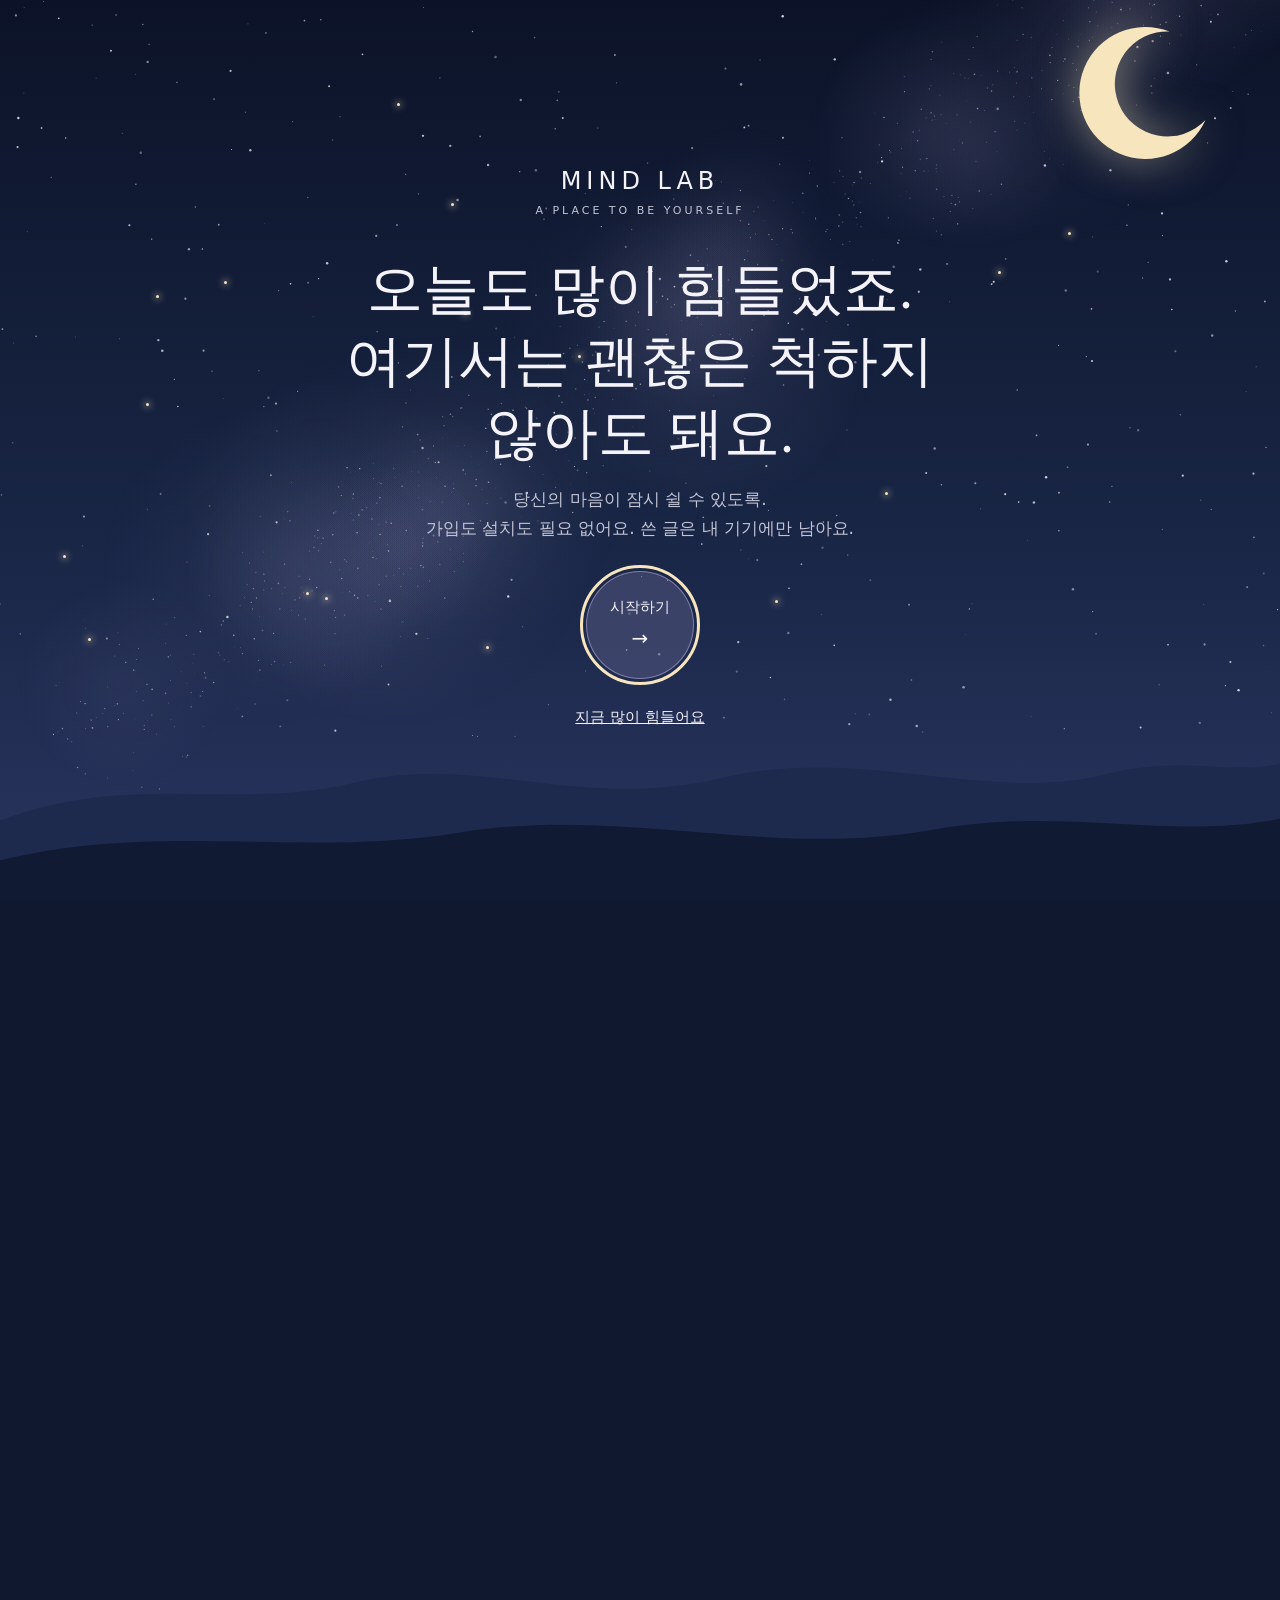
<file: index.html>
<!DOCTYPE html>
<html lang="ko">
<head>
    <meta charset="UTF-8">
    <meta name="viewport" content="width=device-width, initial-scale=1.0">

    <meta name="theme-color" content="#10182F">
    <meta name="apple-mobile-web-app-capable" content="yes">
    <meta name="apple-mobile-web-app-status-bar-style" content="black-translucent">
    <meta name="apple-mobile-web-app-title" content="MIND LAB">

    <!-- 이 앱의 파일과 글꼴만 허용해 기록을 보호한다 -->
    <meta
        http-equiv="Content-Security-Policy"
        content="default-src 'self'; script-src 'self'; style-src 'self' 'unsafe-inline' https://fonts.googleapis.com; font-src 'self' https://fonts.gstatic.com; img-src 'self' data:; connect-src 'self'; manifest-src 'self'; worker-src 'self'; object-src 'none'; base-uri 'self'; form-action 'none'"
    >

    <!-- 기본 SEO -->
    <title>MIND LAB | 혼자 힘들 때 곁이 되어 주는 곳</title>

    <meta
        name="description"
        content="혼자 힘들 때 가입 없이 바로 열어 보는 무료 공간. 우울, 불안과 공황, 공허감을 쉬운 말로 알아보고, 상담 전화와 문자, 치료와 도움받을 곳을 찾고, 내 기기에만 저장되는 기록을 남겨 보세요."
    >

    <link rel="canonical" href="https://gale8901-dot.github.io/MIND-LAB/">

    <meta name="author" content="MIND LAB">

    <meta name="robots" content="index, follow">

    <!-- Open Graph: 카카오톡, SNS 링크 미리보기 -->
    <meta property="og:type" content="website">

    <meta property="og:site_name" content="MIND LAB">

    <meta
        property="og:title"
        content="MIND LAB | 나를 찾아가는 시간"
    >

    <meta
        property="og:description"
        content="가장 힘든 순간에 곁이 되어 주는 곳. 내 마음을 알아보고, 도움받을 곳을 찾아보세요."
    >

    <meta
        property="og:url"
        content="https://gale8901-dot.github.io/MIND-LAB/"
    >

    <!-- 공유 대표 이미지 -->
    <meta
        property="og:image"
        content="https://gale8901-dot.github.io/MIND-LAB/og-image.png"
    >

    <meta property="og:image:secure_url"
        content="https://gale8901-dot.github.io/MIND-LAB/og-image.png">

    <meta property="og:image:type" content="image/png">

    <meta property="og:image:width" content="1200">

    <meta property="og:image:height" content="630">

    <meta
        property="og:image:alt"
        content="MIND LAB, 가장 힘든 순간에 곁이 되어 주는 곳"
    >

    <meta property="og:locale" content="ko_KR">

    <!-- X / Twitter 공유 미리보기 -->
    <meta name="twitter:card" content="summary_large_image">

    <meta
        name="twitter:title"
        content="MIND LAB | 나를 찾아가는 시간"
    >

    <meta
        name="twitter:description"
        content="가장 힘든 순간에 곁이 되어 주는 곳. 내 마음을 알아보고, 도움받을 곳을 찾아보세요."
    >

    <meta
        name="twitter:image"
        content="https://gale8901-dot.github.io/MIND-LAB/og-image.png"
    >

    <!-- PWA 설정 -->
    <link rel="manifest" href="./manifest.webmanifest">

    <link rel="icon" href="./icon.svg" type="image/svg+xml">
    <link rel="apple-touch-icon" href="./icon-192.png">

    <!-- CSS -->
    <link rel="stylesheet" href="./styles.css">

    <!-- JavaScript: 중복 실행 방지 -->
    <script src="./sky.js" defer></script>
    <script src="./rest.js" defer></script>
    <script src="./guide.js" defer></script>
    <script src="./app.js" defer></script>

</head>

<body>

    <!-- 스크립트가 돌지 않는 환경과 검색 엔진에도 가장 중요한 안내를 보여 준다 -->
    <noscript>
        <div style="padding:24px;color:#f5f3fa;background:#10182f">
            <h1>MIND LAB, 혼자 힘들 때 곁이 되어 주는 곳</h1>
            <p>지금 많이 힘들다면 혼자 견디지 않아도 괜찮아요.</p>
            <ul>
                <li>자살예방 상담 (24시간): 전화 <a style="color:#f6e5bd" href="tel:109">109</a>, <a style="color:#f6e5bd" href="sms:109">문자 109</a></li>
                <li>정신건강 위기상담 (24시간): <a style="color:#f6e5bd" href="tel:15770199">1577-0199</a></li>
                <li>카카오톡 자살예방 상담 마들랜 (24시간)</li>
                <li>청소년상담 (24시간, 9~24세): 문자 <a style="color:#f6e5bd" href="sms:1388">1388</a>, 휴대폰 전화는 지역번호+1388</li>
            </ul>
            <p>당장 위험하다면 112 또는 119에 연락하세요. 이 사이트의 다른 기능은 JavaScript를 켜야 사용할 수 있어요.</p>
        </div>
    </noscript>

    <!-- 밤하늘 배경: 내용과 분리된 장식 요소 -->
    <div class="sky" aria-hidden="true">
        <canvas id="skyCanvas"></canvas>
        <div class="sky-twinkles" id="skyTwinkles"></div>
        <svg class="sky-horizon" viewBox="0 0 1200 200" preserveAspectRatio="none">
            <path class="ridge-far" d="M0 120 C120 70 220 110 330 82 C450 50 540 112 680 76 C810 44 930 104 1040 72 C1110 54 1160 74 1200 62 V200 H0 Z"></path>
            <path class="ridge-near" d="M0 160 C150 120 280 158 430 132 C590 104 720 160 880 128 C1000 106 1100 140 1200 118 V200 H0 Z"></path>
        </svg>
    </div>

    <div class="app-shell">

        <!-- 사이드바 -->
        <aside class="sidebar" id="sidebar">

            <a
                class="brand"
                href="#"
                data-page="home"
                aria-label="MIND LAB 홈"
            >
                <span class="brand-mark"><svg viewBox="0 0 44 44" aria-hidden="true"><ellipse cx="22" cy="22" rx="18" ry="9" transform="rotate(-38 22 22)" fill="none" stroke-width="1.1"></ellipse><path d="M33 4.5l1.3 3.4 3.4 1.3-3.4 1.3L33 14l-1.3-3.5-3.4-1.3 3.4-1.3zM9 29l1.3 3.4 3.4 1.3-3.4 1.3L9 38.500l-1.300-3.500-3.400-1.300 3.400-1.300z" stroke="none"></path></svg></span>

                <span>
                    <strong>MIND LAB</strong>
                    <small>Understand yourself.</small>
                </span>
            </a>

            <!-- 주요 메뉴 -->
            <nav class="nav-list" aria-label="주요 메뉴">

                <button class="nav-item calm-entry" data-page="calm">
                    <span>☀</span> 지금 힘들어요
                </button>

                <button class="nav-item active" data-page="home">
                    <span>⌂</span> 홈
                </button>

                <div class="side-label">마음 안내</div>

                <button class="nav-item" data-page="understand">
                    <span>◐</span> 마음 알아보기
                </button>

                <button class="nav-item" data-page="care">
                    <span>✚</span> 어떤 치료가 있나요
                </button>

                <button class="nav-item" data-page="help">
                    <span>☎</span> 도움받는 법
                </button>

                <button class="nav-item" data-page="safety">
                    <span>☂</span> 내 안전 계획
                </button>

                <button class="nav-item" data-page="reach">
                    <span>❝</span> 말 꺼내는 법
                </button>

                <button class="nav-item" data-page="allies">
                    <span>♥</span> 곁에 있는 사람에게
                </button>

                <div class="side-label">나의 공간</div>

                <button class="nav-item" data-page="know">
                    <span>✦</span> 나를 알아가기
                </button>

                <button class="nav-item" data-page="self">
                    <span>◎</span> 나를 탐색하기
                </button>

                <button class="nav-item" data-page="emotion">
                    <span>♡</span> 감정 이해하기
                </button>

                <button class="nav-item" data-page="thought">
                    <span>◈</span> 생각 탐색하기
                </button>

                <button class="nav-item" data-page="values">
                    <span>✧</span> 나의 가치관
                </button>

                <button class="nav-item" data-page="career">
                    <span>⌁</span> 진로 탐색
                </button>

                <button class="nav-item" data-page="action">
                    <span>↗</span> 목표와 실천
                </button>

                <button class="nav-item" data-page="journal">
                    <span>▤</span> 나의 일기
                </button>

                <button class="nav-item" data-page="growth">
                    <span>◷</span> 성장 리포트
                </button>

                <button class="nav-item" data-page="future">
                    <span>✉</span> 나에게 보내는 편지
                </button>

            </nav>

            <!-- 설정 -->
            <div class="sidebar-bottom">

                <button class="nav-item" data-page="about">
                    <span>ⓘ</span> 이 사이트에 대해
                </button>

                <button class="nav-item" data-page="settings">
                    <span>⚙</span> 설정 및 데이터
                </button>

                <div class="privacy-mini">
                    <span class="privacy-dot"></span>
                    내 기기에 저장되는 개인 공간
                </div>

            </div>

        </aside>

        <!-- 메인 화면 -->
        <main class="main-area">

            <!-- 상단바 -->
            <header class="topbar">

                <a class="top-brand" href="#" data-page="home" aria-label="MIND LAB 홈">
                    <span class="brand-mark"><svg viewBox="0 0 44 44" aria-hidden="true"><ellipse cx="22" cy="22" rx="18" ry="9" transform="rotate(-38 22 22)" fill="none" stroke-width="1.1"></ellipse><path d="M33 4.5l1.3 3.4 3.4 1.3-3.4 1.3L33 14l-1.3-3.5-3.4-1.3 3.4-1.3zM9 29l1.3 3.4 3.4 1.3-3.4 1.3L9 38.500l-1.300-3.500-3.400-1.300 3.400-1.300z" stroke="none"></path></svg></span>
                    <span>
                        <strong>MIND LAB</strong>
                        <small>Understand yourself.</small>
                    </span>
                </a>

                <div class="breadcrumb">
                    MIND LAB
                    <span>/</span>
                    <strong id="pageName">홈</strong>
                </div>

                <div class="top-actions">

                    <button class="calm-top" data-page="calm" type="button">
                        지금 힘들어요
                    </button>

                    <span
                        class="today-label"
                        id="todayLabel"
                    ></span>

                    <button
                        class="avatar"
                        data-page="settings"
                        aria-label="설정"
                    >
                        <svg viewBox="0 0 24 24" aria-hidden="true"><circle cx="12" cy="8.500" r="4"></circle><path d="M4.500 20.500c1.200-4.200 4-6 7.500-6s6.300 1.800 7.500 6"></path></svg>
                    </button>

                </div>

            </header>

            <!-- 페이지 콘텐츠 -->
            <section
                id="app"
                class="page-content"
                tabindex="-1"
            ></section>

            <!-- 하단 -->
            <footer class="footer-note">
                Understand yourself. Be gentle with yourself.<br>
                진단이나 치료를 대신하지 않아요. 안내 내용은 아직 전문가 검수 전이에요.
            </footer>

        </main>

        <!-- 하단 메뉴 (휴대폰, 태블릿) -->
        <nav class="bottom-nav" aria-label="하단 메뉴">
            <button class="bottom-item" data-page="home" data-group="home" type="button">
                <svg viewBox="0 0 24 24" aria-hidden="true"><path d="M4 11l8-7 8 7v8a1 1 0 0 1-1 1h-4v-6H9v6H5a1 1 0 0 1-1-1z"></path></svg>
                홈
            </button>
            <button class="bottom-item" data-page="record" data-group="record" type="button">
                <svg viewBox="0 0 24 24" aria-hidden="true"><path d="M5 20v-7M12 20V5M19 20v-10"></path></svg>
                기록
            </button>
            <button class="bottom-item" data-page="growth" data-group="growth" type="button">
                <svg viewBox="0 0 24 24" aria-hidden="true"><path d="M12 3.500l2.600 5.500 6 .8-4.400 4.100 1.200 6L12 17l-5.400 2.900 1.200-6-4.400-4.100 6-.8z"></path></svg>
                성장
            </button>
            <button class="bottom-item" data-page="explore" data-group="explore" type="button">
                <svg viewBox="0 0 24 24" aria-hidden="true"><circle cx="12" cy="12" r="5.500"></circle><path d="M6.800 14.300C3.800 16.800 2.400 18.800 3 19.700c1 1.500 6-.5 11-4.500s8-8.500 7-10c-.6-.9-3-.5-6 .9"></path></svg>
                탐험
            </button>
            <button class="bottom-item" data-page="settings" data-group="settings" type="button">
                <svg viewBox="0 0 24 24" aria-hidden="true"><circle cx="12" cy="12" r="3"></circle><path d="M12 3v3M12 18v3M3 12h3M18 12h3M5.600 5.600l2.100 2.100M16.300 16.300l2.100 2.100M18.400 5.600l-2.100 2.100M7.700 16.300l-2.100 2.100"></path></svg>
                설정
            </button>
        </nav>

    </div>

    <!-- 알림 -->
    <div
        class="toast"
        id="toast"
        role="status"
        aria-live="polite"
    ></div>

</body>
</html>
</file>
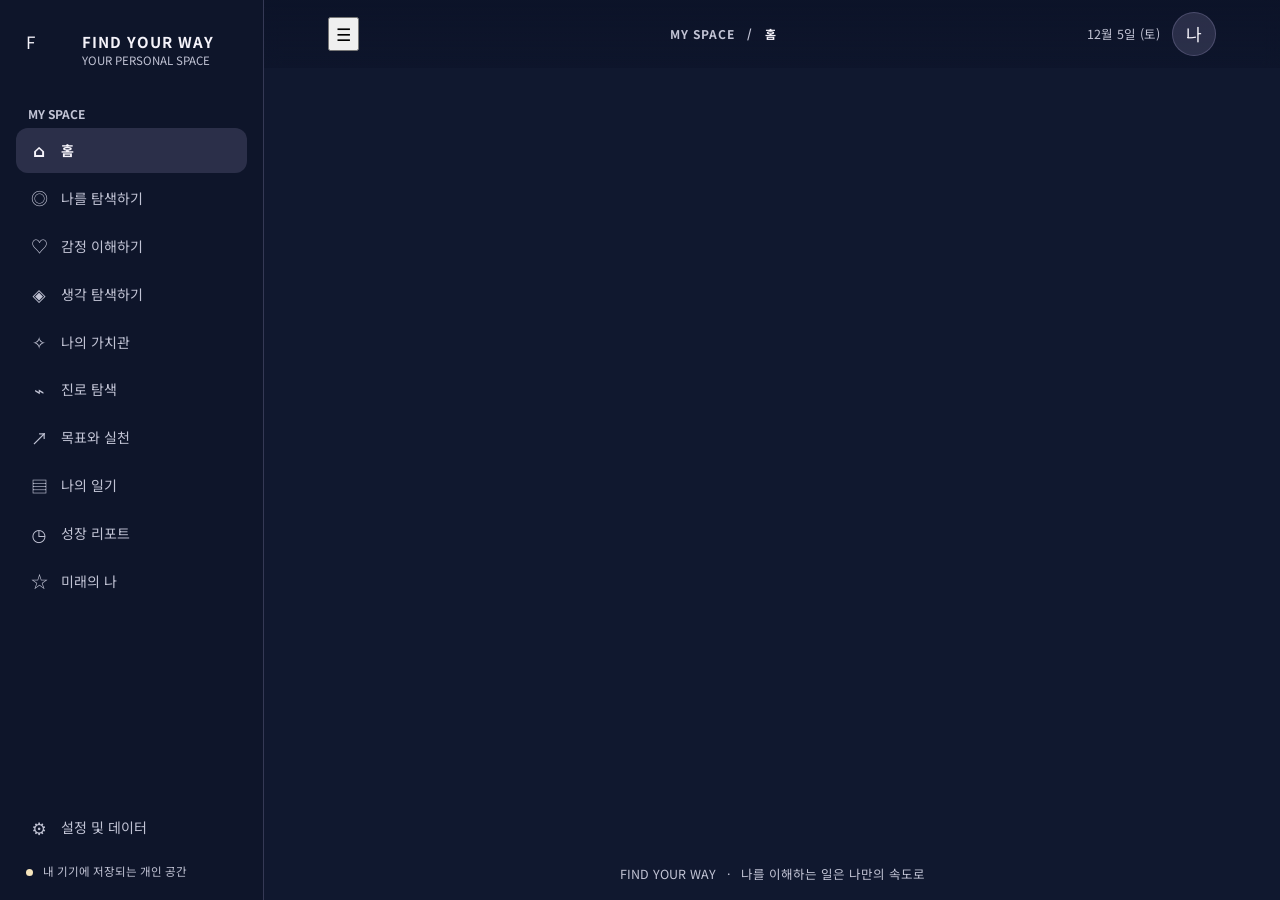
<file: home page.html>
<!doctype html>
<html lang="ko">
<head>
  <meta charset="utf-8">
  <meta name="viewport" content="width=device-width, initial-scale=1">
  <meta name="theme-color" content="#f5f4ef">
  <meta name="description" content="나를 이해하고, 나다운 방향을 찾아가는 자기이해와 성장 기록 공간">
  <title>FIND YOUR WAY — 나를 이해하는 시간</title>
  <link rel="manifest" href="./manifest.webmanifest">
  <link rel="icon" href="./icons/icon.svg" type="image/svg+xml">
  <link rel="stylesheet" href="./styles.css">
</head>
<body>
  <div class="app-shell">
    <aside class="sidebar" id="sidebar">
      <a class="brand" href="#" data-page="home" aria-label="FIND YOUR WAY 홈">
        <span class="brand-mark">F</span>
        <span>
          <strong>FIND YOUR WAY</strong>
          <small>YOUR PERSONAL SPACE</small>
        </span>
      </a>

      <div class="side-label">MY SPACE</div>

      <nav class="nav-list" aria-label="주요 메뉴">
        <button class="nav-item active" data-page="home"><span>⌂</span> 홈</button>
        <button class="nav-item" data-page="self"><span>◎</span> 나를 탐색하기</button>
        <button class="nav-item" data-page="emotion"><span>♡</span> 감정 이해하기</button>
        <button class="nav-item" data-page="thought"><span>◈</span> 생각 탐색하기</button>
        <button class="nav-item" data-page="values"><span>✧</span> 나의 가치관</button>
        <button class="nav-item" data-page="career"><span>⌁</span> 진로 탐색</button>
        <button class="nav-item" data-page="action"><span>↗</span> 목표와 실천</button>
        <button class="nav-item" data-page="journal"><span>▤</span> 나의 일기</button>
        <button class="nav-item" data-page="growth"><span>◷</span> 성장 리포트</button>
        <button class="nav-item" data-page="future"><span>☆</span> 미래의 나</button>
      </nav>

      <div class="sidebar-bottom">
        <button class="nav-item" data-page="settings"><span>⚙</span> 설정 및 데이터</button>
        <div class="privacy-mini">
          <span class="privacy-dot"></span>
          내 기기에 저장되는 개인 공간
        </div>
      </div>
    </aside>

    <main class="main-area">
      <header class="topbar">
        <button class="mobile-menu icon-button" id="menuToggle" aria-label="메뉴 열기">☰</button>

        <div class="breadcrumb">
          MY SPACE <span>/</span> <strong id="pageName">홈</strong>
        </div>

        <div class="top-actions">
          <span class="today-label" id="todayLabel"></span>
          <button class="avatar" data-page="settings" aria-label="설정">나</button>
        </div>
      </header>

      <section id="app" class="page-content" aria-live="polite"></section>

      <footer class="footer-note">
        FIND YOUR WAY <span>·</span> 나를 이해하는 일은 나만의 속도로
      </footer>
    </main>
  </div>

  <div class="toast" id="toast" role="status" aria-live="polite"></div>

  <script src="./app.js" defer></script>
</body>
</html>
</file>
<file: styles.css>
/* CINEMATIC NIGHT SKY: 모든 색은 이 토큰에서 가져온다. */
:root {
  --deep: #10182f;
  --midnight: #182544;
  --night: #26365d;
  --purple: #77739f;
  --lavender: #c5bceb;
  --star: #f6e5bd;

  --bg: var(--deep);
  --ink: #f5f3fa;
  --muted: #c2c4d5;
  --line: rgba(197, 188, 235, 0.22);
  --surface: rgba(24, 37, 68, 0.9);
  --surface-glass: rgba(24, 37, 68, 0.62);
  --surface-raised: #26365d;
  --field: rgba(16, 24, 47, 0.75);
  --accent: var(--star);
  --on-accent: #10182f;
  --quiet: rgba(197, 188, 235, 0.16);
  --quiet-ink: #e4dffa;
  --danger: #f3b9ae;
  --danger-soft: rgba(243, 185, 174, 0.14);
  --glow: rgba(246, 229, 189, 0.3);
  --sky-top: #0c1328;
  --sky-mid: #182544;
  --sky-low: #2a3560;
  --ridge-far: #1d2a4d;
  --ridge-near: #111a33;
  --star-opacity: 1;

  --hand: "Nanum Pen Script", "Malgun Gothic", cursive;
  --sans: "Noto Sans KR", "Malgun Gothic", system-ui, sans-serif;
  --radius: 20px;
  --shadow: 0 16px 40px rgba(6, 10, 26, 0.35);
  --nav-height: 66px;

  font-family: var(--sans);
  font-size: 17px;
}

/* 밝은 새벽 화면 (설정에서 선택) */
body.dawn {
  --bg: #efeafb;
  --ink: #1c2748;
  --muted: #4b5476;
  --line: rgba(38, 54, 93, 0.18);
  --surface: rgba(255, 255, 255, 0.92);
  --surface-glass: rgba(255, 255, 255, 0.7);
  --surface-raised: #ffffff;
  --field: #ffffff;
  --accent: #26365d;
  --on-accent: #f5f3fa;
  --quiet: rgba(119, 115, 159, 0.16);
  --quiet-ink: #33305e;
  --danger: #a33f2c;
  --danger-soft: rgba(163, 63, 44, 0.1);
  --glow: rgba(246, 203, 120, 0.45);
  --sky-top: #bcc7ee;
  --sky-mid: #dcd3f3;
  --sky-low: #f8e3cb;
  --ridge-far: #a9abd1;
  --ridge-near: #7f83b0;
  --star-opacity: 0;
  --shadow: 0 14px 34px rgba(38, 54, 93, 0.12);
}

/* 오늘의 기분에 따라 하늘빛이 조금 달라진다. */
body[data-sky-tone="heavy"] { --glow: rgba(197, 188, 235, 0.32); }
body[data-sky-tone="bright"] { --glow: rgba(246, 229, 189, 0.5); }

* { box-sizing: border-box; }

html { background: var(--deep); }

body {
  margin: 0;
  background: var(--bg);
  color: var(--ink);
  line-height: 1.7;
  word-break: keep-all;
  overflow-wrap: anywhere;
}

button, input, textarea, select { font: inherit; }
button { cursor: pointer; }

a { color: var(--accent); }

button:focus-visible,
input:focus-visible,
textarea:focus-visible,
select:focus-visible,
a:focus-visible {
  outline: 3px solid var(--accent);
  outline-offset: 3px;
}

.hidden { display: none !important; }

/* ===== 하늘 배경 ===== */
.sky {
  position: fixed;
  inset: 0;
  z-index: 0;
  overflow: hidden;
  pointer-events: none;
  background: linear-gradient(180deg, var(--sky-top), var(--sky-mid) 58%, var(--sky-low));
}

.sky canvas,
.sky-twinkles {
  position: absolute;
  inset: 0;
  width: 100%;
  height: 100%;
  opacity: var(--star-opacity);
}

.sky-twinkles span {
  position: absolute;
  width: 3px;
  height: 3px;
  border-radius: 50%;
  background: var(--star);
  box-shadow: 0 0 7px 1px rgba(246, 229, 189, 0.7);
  animation: twinkle 6s ease-in-out infinite;
}

@keyframes twinkle {
  0%, 100% { opacity: 0.2; transform: scale(0.8); }
  50% { opacity: 1; transform: scale(1.15); }
}

.sky-horizon {
  position: absolute;
  left: 0;
  right: 0;
  bottom: 0;
  width: 100%;
  height: 22vh;
  min-height: 130px;
}

.ridge-far { fill: var(--ridge-far); }
.ridge-near { fill: var(--ridge-near); }

/* ===== 전체 구조 ===== */
.app-shell {
  position: relative;
  z-index: 1;
  min-height: 100vh;
}

.sidebar {
  position: fixed;
  inset: 0 auto 0 0;
  width: 264px;
  display: flex;
  flex-direction: column;
  padding: 26px 16px 18px;
  overflow-y: auto;
  background: rgba(14, 21, 42, 0.86);
  border-right: 1px solid var(--line);
  backdrop-filter: blur(10px);
  z-index: 10;
}

body.dawn .sidebar { background: rgba(255, 255, 255, 0.88); }

.brand {
  display: flex;
  align-items: center;
  gap: 12px;
  padding: 2px 10px 18px;
  color: inherit;
  text-decoration: none;
}

.brand-mark {
  flex: none;
  width: 44px;
  height: 44px;
  color: var(--ink);
}

.brand-mark svg {
  width: 100%;
  height: 100%;
  fill: currentColor;
  stroke: currentColor;
}

.brand strong {
  display: block;
  font-size: 15px;
  letter-spacing: 1px;
  line-height: 1.3;
}

.brand small {
  display: block;
  color: var(--muted);
  font-size: 11.5px;
  line-height: 1.4;
}

.side-label {
  padding: 14px 12px 4px;
  color: var(--muted);
  font-size: 12px;
  font-weight: 700;
}

.nav-list { display: grid; gap: 3px; }

.nav-item {
  display: flex;
  align-items: center;
  gap: 12px;
  width: 100%;
  min-height: 40px;
  padding: 8px 13px;
  border: 0;
  border-radius: 12px;
  background: transparent;
  color: var(--muted);
  text-align: left;
  font-size: 14px;
  transition: background 0.2s, color 0.2s;
}

.nav-item span {
  width: 20px;
  text-align: center;
  font-size: 17px;
}

.nav-item:hover,
.nav-item.active {
  background: var(--quiet);
  color: var(--ink);
  font-weight: 700;
}

.calm-entry,
.calm-entry:hover,
.calm-entry.active {
  background: var(--glow);
  color: var(--ink);
  font-weight: 700;
  margin-bottom: 4px;
}

.sidebar-bottom { margin-top: auto; padding-top: 12px; }

.privacy-mini {
  padding: 12px 10px 0;
  color: var(--muted);
  font-size: 11.5px;
}

.privacy-dot {
  display: inline-block;
  width: 7px;
  height: 7px;
  margin-right: 7px;
  border-radius: 50%;
  background: var(--star);
}

.main-area {
  margin-left: 264px;
  min-height: 100vh;
  display: flex;
  flex-direction: column;
}

.topbar {
  position: sticky;
  top: env(safe-area-inset-top, 0px);
  z-index: 5;
  min-height: 68px;
  display: flex;
  align-items: center;
  justify-content: space-between;
  gap: 12px;
  padding: 8px clamp(18px, 5vw, 64px);
  background: linear-gradient(180deg, rgba(12, 19, 40, 0.92), rgba(12, 19, 40, 0.5));
  backdrop-filter: blur(8px);
}

body.dawn .topbar { background: rgba(255, 255, 255, 0.85); }

.top-brand {
  display: none;
  align-items: center;
  gap: 10px;
  color: inherit;
  text-decoration: none;
}

.top-brand .brand-mark { width: 38px; height: 38px; }
.top-brand strong { display: block; font-size: 15px; font-weight: 400; letter-spacing: 1.6px; line-height: 1.3; white-space: nowrap; }
.top-brand small { display: block; color: var(--muted); font-size: 11.5px; line-height: 1.4; }

.breadcrumb {
  color: var(--muted);
  font-size: 12px;
  letter-spacing: 1px;
  font-weight: 700;
}

.breadcrumb span { padding: 0 8px; }
.breadcrumb strong { color: var(--ink); letter-spacing: 0; }

.top-actions {
  display: flex;
  align-items: center;
  gap: 12px;
}

.today-label { color: var(--muted); font-size: 12.5px; white-space: nowrap; }

.calm-top {
  min-height: 40px;
  padding: 8px 14px;
  border: 1px solid var(--line);
  border-radius: 999px;
  background: var(--glow);
  color: var(--ink);
  font-size: 13.5px;
  font-weight: 700;
  white-space: nowrap;
}

.avatar {
  flex: none;
  display: grid;
  place-items: center;
  width: 44px;
  height: 44px;
  padding: 0;
  border: 1px solid var(--line);
  border-radius: 50%;
  background: var(--quiet);
  color: var(--ink);
}

.avatar svg {
  width: 22px;
  height: 22px;
  fill: none;
  stroke: currentColor;
  stroke-width: 1.7;
  stroke-linecap: round;
}

.page-content {
  flex: 1;
  width: min(1120px, 100%);
  margin: 0 auto;
  padding: 34px clamp(18px, 5vw, 64px) 48px;
}

.page-content.page-in { animation: page-in 0.32s ease-out; }

@keyframes page-in {
  from { opacity: 0.35; transform: translateY(6px); }
  to { opacity: 1; transform: none; }
}

.footer-note {
  padding: 16px;
  text-align: center;
  color: var(--muted);
  font-size: 12.5px;
}

.footer-note span { padding: 0 7px; }

.page-nav {
  display: flex;
  flex-wrap: wrap;
  align-items: center;
  gap: 8px;
  margin: -6px 0 16px;
}

.sub-back {
  display: inline-flex;
  align-items: center;
  min-height: 44px;
  padding: 8px 14px;
  border: 1px solid var(--line);
  border-radius: 999px;
  background: var(--surface);
  color: var(--ink);
  font-size: 14px;
  transition: background 0.2s, border-color 0.2s;
}

.sub-back:hover {
  background: var(--quiet);
  border-color: var(--lavender);
}

/* 하단 메뉴 */
.bottom-nav {
  position: fixed;
  left: 0;
  right: 0;
  bottom: 0;
  z-index: 20;
  display: none;
  grid-template-columns: repeat(5, 1fr);
  padding-bottom: env(safe-area-inset-bottom, 0px);
  border-radius: 24px 24px 0 0;
  background: rgba(14, 21, 42, 0.95);
  border-top: 1px solid var(--line);
  backdrop-filter: blur(10px);
}

body.dawn .bottom-nav { background: rgba(255, 255, 255, 0.95); }

.bottom-item {
  min-height: var(--nav-height);
  display: grid;
  justify-items: center;
  align-content: center;
  gap: 3px;
  border: 0;
  background: none;
  color: var(--muted);
  font-size: 12px;
  transition: color 0.2s;
}

.bottom-item svg {
  width: 23px;
  height: 23px;
  fill: none;
  stroke: currentColor;
  stroke-width: 1.8;
  stroke-linecap: round;
  stroke-linejoin: round;
}

.bottom-item.active {
  color: var(--ink);
  font-weight: 700;
  box-shadow: inset 0 -2px 0 var(--lavender);
}

.bottom-item.active svg { filter: drop-shadow(0 0 6px var(--lavender)); }

/* ===== 글자 ===== */
.eyebrow {
  color: var(--lavender);
  font-size: 12px;
  font-weight: 700;
  letter-spacing: 1.5px;
  text-transform: uppercase;
}

body.dawn .eyebrow { color: var(--muted); }

.page-title {
  margin: 8px 0 10px;
  font-size: clamp(27px, 4vw, 38px);
  line-height: 1.3;
  font-weight: 700;
  text-wrap: balance;
}

.lead {
  max-width: 44rem;
  margin: 0;
  color: var(--muted);
  font-size: 16px;
}

.muted { color: var(--muted); }
.small-text { font-size: 13px; }
.hint { color: var(--muted); font-size: 12.5px; }

.section-head {
  display: flex;
  justify-content: space-between;
  align-items: end;
  gap: 15px;
  margin: 34px 0 14px;
}

.section-head h2 {
  margin: 0;
  font-size: 20px;
  line-height: 1.4;
  text-wrap: balance;
}

.section-head p {
  margin: 3px 0 0;
  color: var(--muted);
  font-size: 14px;
}

.divider {
  height: 1px;
  margin: 18px 0;
  background: var(--line);
}

/* ===== 홈 히어로: 카드 없이 밤하늘 위에 바로 놓는다 ===== */
.hero {
  position: relative;
  overflow: hidden;
  min-height: 470px;
  margin: -34px calc(-1 * clamp(18px, 5vw, 64px)) 0;
  padding: 34px clamp(18px, 5vw, 64px) 130px;
}

.hero-copy {
  position: relative;
  z-index: 1;
  display: grid;
  justify-items: start;
}

.hero-line {
  margin: 0;
  font-family: var(--hand);
  font-weight: 400;
  font-size: clamp(42px, 10.5vw, 62px);
  line-height: 1.24;
  text-shadow: 0 2px 16px rgba(12, 19, 40, 0.5);
}

.hero-underline {
  width: 150px;
  height: 8px;
  margin: 8px 0 14px;
  fill: none;
  stroke: var(--lavender);
  stroke-width: 1.6;
  stroke-linecap: round;
}

.hero-sub {
  margin: 0 0 22px;
  color: var(--muted);
  font-size: 16px;
  line-height: 1.75;
}

.hero-sub span { color: var(--star); }

.hero-button {
  display: inline-flex;
  align-items: center;
  gap: 11px;
  min-height: 56px;
  padding: 10px 22px 10px 18px;
  border: 1px solid rgba(197, 188, 235, 0.42);
  border-radius: 999px;
  background: rgba(119, 115, 159, 0.34);
  color: var(--ink);
  font-size: 15.5px;
  font-weight: 500;
  backdrop-filter: blur(8px);
  transition: transform 0.2s, background 0.3s, box-shadow 0.3s;
}

.hero-button svg { width: 26px; height: 26px; fill: var(--star); }
.hero-button span { font-size: 22px; line-height: 1; }

.hero-button:hover {
  transform: translateY(-2px);
  background: rgba(119, 115, 159, 0.5);
  box-shadow: 0 0 22px var(--glow);
}

.hero-button:active { transform: scale(0.98); }

.hero-scene {
  position: absolute;
  inset: 0;
  width: 100%;
  height: 100%;
}

.scene-cliff { fill: #151d3a; }
.scene-tree circle { fill: #1a2549; }
.scene-tree path { stroke: #151d3a; }
.scene-legs { fill: #1c2547; }
.scene-hoodie { fill: #76769c; }
.scene-hood { fill: #8d8db0; }
.scene-hair { fill: #171d36; }
.scene-cat ellipse,
.scene-cat circle,
.scene-cat > path:first-of-type { fill: #dcd9ec; }
.scene-cat path:last-child { stroke: #dcd9ec; }

/* ===== 오늘의 기분 ===== */
.mood-check {
  position: relative;
  z-index: 1;
  scroll-margin-top: 90px;
  margin-top: -18px;
  padding: 20px 18px 18px;
  border: 1px solid var(--line);
  border-radius: 26px;
  background: var(--surface-glass);
  backdrop-filter: blur(12px);
}

.mood-check h2 { margin: 0; font-size: 18px; font-weight: 500; }
.mood-note { margin: 2px 0 14px; color: var(--muted); font-size: 13px; }

.mood-list {
  display: grid;
  grid-template-columns: repeat(5, minmax(0, 1fr));
  gap: 4px;
}

.mood-button {
  min-height: 92px;
  display: grid;
  justify-items: center;
  align-content: start;
  gap: 7px;
  padding: 6px 1px;
  border: 0;
  border-radius: 16px;
  background: none;
  color: var(--muted);
  font-size: 12.5px;
  line-height: 1.35;
  text-align: center;
  transition: background 0.3s, color 0.3s;
}

.mood-face {
  width: 44px;
  height: 44px;
  border-radius: 50%;
  transition: transform 0.25s, box-shadow 0.4s;
}

.mood-button:hover .mood-face { transform: translateY(-2px); }

.mood-button[aria-pressed="true"] { background: var(--quiet); color: var(--ink); font-weight: 700; }

.mood-button[aria-pressed="true"] .mood-face {
  transform: scale(1.08);
  box-shadow: 0 0 18px 4px rgba(246, 229, 189, 0.5);
}

.mood-reply {
  margin-top: 12px;
  padding-top: 14px;
  border-top: 1px solid var(--line);
  animation: page-in 0.4s ease-out;
}

.mood-reply p { margin: 0; }

.mood-reply .hand {
  font-family: var(--hand);
  font-size: 28px;
  line-height: 1.35;
}

/* ===== 그림 카드 ===== */
.art-grid {
  display: grid;
  grid-template-columns: repeat(2, minmax(0, 1fr));
  gap: 12px;
  margin-top: 16px;
}

.art-card {
  position: relative;
  display: flex;
  align-items: end;
  min-height: 196px;
  overflow: hidden;
  padding: 15px 15px 15px 15px;
  border: 1px solid var(--line);
  border-radius: 22px;
  background: linear-gradient(170deg, #4c4c82, #2c3660 62%, #232e54);
  color: #f5f3fa;
  text-align: left;
  transition: transform 0.25s, box-shadow 0.25s, border-color 0.25s;
}

.art-card:hover {
  transform: translateY(-3px);
  border-color: var(--lavender);
  box-shadow: 0 12px 30px rgba(6, 10, 26, 0.45);
}

.art-card:active { transform: scale(0.985); }

.art-card-art {
  position: absolute;
  top: 0;
  right: 0;
  width: 100%;
  height: 92px;
}

.art-card-text { position: relative; display: block; padding-right: 30px; }
.art-card-text strong { display: block; font-size: 16.5px; font-weight: 500; line-height: 1.4; }
.art-card-text small { display: block; margin-top: 4px; color: #d5d6e6; font-size: 12.5px; line-height: 1.5; }

.art-card-arrow {
  position: absolute;
  right: 12px;
  bottom: 14px;
  display: grid;
  place-items: center;
  width: 32px;
  height: 32px;
  border: 1px solid rgba(245, 243, 250, 0.4);
  border-radius: 50%;
  background: rgba(245, 243, 250, 0.14);
  font-size: 15px;
}

/* ===== 도움 띠 ===== */
.help-bar {
  display: flex;
  flex-wrap: wrap;
  align-items: center;
  gap: 10px 12px;
  margin-top: 14px;
  padding: 13px 15px;
  border: 1px solid var(--line);
  border-radius: 20px;
  background: var(--surface);
}

.help-bar > svg {
  flex: none;
  width: 30px;
  height: 30px;
  fill: none;
  stroke: #a9d3a6;
  stroke-width: 1.7;
  stroke-linecap: round;
  stroke-linejoin: round;
}

.help-bar-button { min-height: 42px; padding: 8px 13px; font-size: 13.5px; white-space: nowrap; }

.help-bar-text { flex: 1 1 120px; min-width: 0; display: grid; line-height: 1.5; }
.help-bar-text strong { font-size: 15px; font-weight: 500; }
.help-bar-text span { color: var(--muted); font-size: 13px; }
.help-bar-text a { color: var(--accent); font-weight: 700; }

/* ===== 카드와 격자 ===== */
.grid { display: grid; gap: 14px; }
.grid-2 { grid-template-columns: repeat(2, minmax(0, 1fr)); }
.grid-3 { grid-template-columns: repeat(3, minmax(0, 1fr)); }
.grid-4 { grid-template-columns: repeat(4, minmax(0, 1fr)); }

.card {
  padding: 22px;
  border: 1px solid var(--line);
  border-radius: var(--radius);
  background: var(--surface);
  box-shadow: var(--shadow);
}

.card > p,
.guide-section > p,
.guide-section > .guide-list { max-width: 44rem; }

.page-content .card p { margin-top: 0; }

.stat-card { padding: 20px; }
.stat-label { color: var(--muted); font-size: 13.5px; }
.stat-value { margin-top: 6px; font-size: 30px; font-weight: 700; font-variant-numeric: tabular-nums; }
.stat-foot { color: var(--muted); font-size: 12.5px; }
.report-number { color: var(--accent); font-size: 28px; font-weight: 700; font-variant-numeric: tabular-nums; }

.feature-card {
  display: block;
  width: 100%;
  min-height: 136px;
  padding: 18px;
  border: 1px solid var(--line);
  border-radius: 18px;
  background: var(--surface);
  color: inherit;
  text-align: left;
  transition: transform 0.2s, border-color 0.2s, box-shadow 0.2s;
}

.feature-card:hover {
  transform: translateY(-3px);
  border-color: var(--lavender);
  box-shadow: var(--shadow);
}

.feature-card:active { transform: scale(0.985); }

.feature-icon {
  display: grid;
  place-items: center;
  width: 38px;
  height: 38px;
  margin-bottom: 11px;
  border-radius: 12px;
  background: var(--quiet);
  color: var(--accent);
  font-size: 18px;
}

.feature-card strong { display: block; font-size: 15.5px; line-height: 1.4; }
.feature-card small { display: block; margin-top: 5px; color: var(--muted); font-size: 13px; line-height: 1.5; }

/* 나타나기 효과: 스크립트가 없어도 내용이 숨지 않도록 스크립트가 켤 때만 적용한다. */
.reveal-ready .reveal {
  opacity: 0.3;
  transform: translateY(12px);
  transition: opacity 0.6s ease-out, transform 0.6s ease-out;
}

.reveal-ready .reveal.seen {
  opacity: 1;
  transform: none;
}

/* ===== 버튼 ===== */
.btn {
  min-height: 44px;
  padding: 10px 18px;
  border: 1px solid transparent;
  border-radius: 13px;
  background: var(--accent);
  color: var(--on-accent);
  font-size: 14.5px;
  font-weight: 700;
  transition: transform 0.15s, filter 0.2s, background 0.2s;
}

.btn:hover { filter: brightness(1.06); transform: translateY(-1px); }
.btn:active { transform: scale(0.98); }

.btn.secondary { background: var(--quiet); color: var(--quiet-ink); }
.btn.ghost { background: transparent; color: var(--ink); border-color: var(--line); }
.btn.ghost:hover { background: var(--quiet); }
.btn.danger { background: var(--danger-soft); color: var(--danger); }
.btn.small { min-height: 36px; padding: 6px 12px; font-size: 13px; }

label.btn { display: inline-flex; align-items: center; cursor: pointer; }

.button-row { display: flex; flex-wrap: wrap; gap: 9px; margin-top: 16px; }
.button-column { display: grid; gap: 9px; margin-top: 12px; }

/* ===== 입력 ===== */
.form-grid {
  display: grid;
  grid-template-columns: repeat(2, minmax(0, 1fr));
  gap: 15px;
}

.field { display: grid; gap: 7px; margin-bottom: 15px; }
.field.full { grid-column: 1 / -1; }
.field label { color: var(--ink); font-size: 14px; font-weight: 700; }

.field input,
.field textarea,
.field select,
.search-input {
  width: 100%;
  padding: 12px 13px;
  border: 1px solid var(--line);
  border-radius: 12px;
  background: var(--field);
  color: var(--ink);
  font-size: 15.5px;
}

.field input[type="checkbox"],
.field input[type="radio"],
.field input[type="range"] { width: auto; padding: 0; accent-color: var(--accent); }

.field input[type="range"] { width: 100%; }

select option { background: var(--midnight); color: #f5f3fa; }
body.dawn select option { background: #ffffff; color: #1c2748; }

.field textarea { min-height: 110px; resize: vertical; }

.field input::placeholder,
.field textarea::placeholder,
.search-input::placeholder { color: var(--muted); opacity: 0.85; }

.form-actions {
  display: flex;
  flex-wrap: wrap;
  justify-content: space-between;
  align-items: center;
  gap: 10px;
}

.save-status { color: var(--accent); font-size: 13px; }

.chip-list { display: flex; flex-wrap: wrap; gap: 8px; }

.chip {
  min-height: 40px;
  display: inline-flex;
  align-items: center;
  gap: 6px;
  padding: 7px 14px;
  border: 1px solid var(--line);
  border-radius: 999px;
  background: var(--field);
  color: var(--ink);
  font-size: 14px;
  cursor: pointer;
}

.chip.selected {
  background: var(--surface-raised);
  border-color: var(--accent);
  color: var(--ink);
  font-weight: 700;
}

.search-row { display: flex; flex-wrap: wrap; gap: 9px; margin: 18px 0; }
.search-row input { flex: 1 1 180px; }

/* ===== 기록 ===== */
.entry-list { display: grid; gap: 10px; }

.entry {
  padding: 15px 17px;
  border: 1px solid var(--line);
  border-radius: 15px;
  background: var(--surface);
}

.entry-top {
  display: flex;
  flex-wrap: wrap;
  justify-content: space-between;
  align-items: center;
  gap: 10px;
}

.entry-title { font-weight: 700; }
.entry-meta { color: var(--muted); font-size: 12.5px; }

.entry-body {
  margin-top: 8px;
  color: var(--ink);
  font-size: 14.5px;
  white-space: pre-wrap;
}

.entry-actions { display: flex; gap: 6px; }

.empty {
  padding: 26px;
  border: 1px dashed var(--line);
  border-radius: 16px;
  background: var(--surface);
  color: var(--muted);
  font-size: 14.5px;
  text-align: center;
}

.bar-row {
  display: grid;
  grid-template-columns: 90px 1fr 35px;
  align-items: center;
  gap: 10px;
  margin: 10px 0;
  font-size: 13px;
  font-variant-numeric: tabular-nums;
}

.bar,
.progress {
  height: 9px;
  overflow: hidden;
  border-radius: 99px;
  background: var(--quiet);
}

.bar i,
.progress span {
  display: block;
  height: 100%;
  border-radius: 99px;
  background: var(--lavender);
}

body.dawn .bar i,
body.dawn .progress span { background: var(--purple); }

.notice {
  margin: 15px 0;
  padding: 14px 16px;
  border: 1px solid var(--line);
  border-radius: 14px;
  background: var(--surface);
  color: var(--ink);
  font-size: 14px;
}

.notice.green { background: var(--quiet); border-color: transparent; }
.notice a { color: inherit; font-weight: 700; }
.crisis-notice { line-height: 1.8; }

.tab-row { display: flex; flex-wrap: wrap; gap: 8px; margin: 20px 0; }

.tab {
  padding: 8px 13px;
  border: 1px solid var(--line);
  border-radius: 10px;
  background: var(--surface);
  color: var(--muted);
  font-size: 13.5px;
}

.tab.active { background: var(--accent); border-color: var(--accent); color: var(--on-accent); }

.toast {
  position: fixed;
  left: 50%;
  bottom: 24px;
  z-index: 30;
  max-width: 90vw;
  padding: 11px 18px;
  border-radius: 12px;
  background: var(--surface-raised);
  border: 1px solid var(--line);
  color: var(--ink);
  font-size: 14px;
  opacity: 0;
  pointer-events: none;
  transform: translate(-50%, 20px);
  transition: 0.25s;
}

.toast.show { opacity: 1; transform: translate(-50%, 0); }

.modal-backdrop {
  position: fixed;
  inset: 0;
  z-index: 50;
  display: grid;
  place-items: center;
  padding: 20px;
  background: rgba(6, 10, 26, 0.6);
}

.modal {
  width: 100%;
  max-width: 520px;
  padding: 26px;
  border-radius: 20px;
  background: var(--surface-raised);
  box-shadow: var(--shadow);
}

.modal h2 { margin-top: 0; }

/* ===== 힘든 순간 화면 ===== */
.calm {
  position: relative;
  display: grid;
  gap: 20px;
  justify-items: start;
  margin-bottom: 18px;
  padding: clamp(26px, 5vw, 46px);
  border: 1px solid var(--line);
  border-radius: 26px;
  background: var(--surface-glass);
  backdrop-filter: blur(4px);
}

.calm-permission { margin: 0; color: var(--muted); }

.calm-saying {
  max-width: 34rem;
  min-height: 3.9em;
  margin: 0;
  font-family: var(--hand);
  font-size: clamp(36px, 7vw, 50px);
  line-height: 1.3;
  text-wrap: balance;
}

.calm-saying.turning { animation: calm-settle 0.7s ease-out; }

@keyframes calm-settle {
  from { opacity: 0.25; }
  to { opacity: 1; }
}

.crisis-card {
  margin: 18px 0;
  padding: 20px 22px;
  border: 1px solid rgba(246, 229, 189, 0.4);
  border-radius: var(--radius);
  background: var(--surface);
}

body.dawn .crisis-card { border-color: var(--line); }

.crisis-card p { margin: 0; }

.crisis-title {
  font-family: var(--hand);
  font-size: 32px;
  line-height: 1.3;
  margin-bottom: 4px !important;
}

.crisis-lines {
  display: grid;
  gap: 8px;
  margin: 12px 0;
  padding: 0;
  list-style: none;
}

.crisis-lines li {
  display: flex;
  flex-wrap: wrap;
  justify-content: space-between;
  align-items: baseline;
  gap: 2px 14px;
  font-size: 14.5px;
}

.crisis-lines a {
  display: inline-flex;
  align-items: center;
  min-height: 44px;
  padding: 0 12px;
  border: 1px solid var(--line);
  border-radius: 12px;
  background: var(--quiet);
  color: var(--accent);
  font-size: 17px;
  font-weight: 700;
  font-variant-numeric: tabular-nums;
  text-decoration: none;
  white-space: nowrap;
}

.crisis-lines li { align-items: center; }
.crisis-lines small { display: block; color: var(--muted); font-size: 12.5px; }
.line-actions { display: flex; flex-wrap: wrap; gap: 6px; }

/* 문장 속 전화, 문자 링크도 누르기 쉬운 크기로 둔다. */
.tel-link {
  display: inline-flex;
  align-items: center;
  min-height: 44px;
  padding: 0 6px;
  font-weight: 700;
}

a.btn {
  display: inline-flex;
  align-items: center;
  justify-content: center;
  text-decoration: none;
}

.calm-quick { display: flex; flex-wrap: wrap; gap: 9px; }

.calm-choose { margin-top: 18px; }
.calm-choose .guide-h2 { margin-bottom: 4px; }

.choice-list {
  display: grid;
  grid-template-columns: repeat(2, minmax(0, 1fr));
  gap: 9px;
  margin-top: 8px;
}

.choice-button {
  min-height: 56px;
  padding: 10px 14px;
  border: 1px solid var(--line);
  border-radius: 14px;
  background: var(--field);
  color: var(--ink);
  font-size: 15px;
  text-align: left;
  transition: background 0.2s, border-color 0.2s;
}

.choice-button:hover { border-color: var(--lavender); }
.choice-button[aria-pressed="true"] { background: var(--quiet); border-color: var(--accent); font-weight: 700; }

.calm-reply {
  margin-top: 16px;
  padding-top: 16px;
  border-top: 1px solid var(--line);
  animation: page-in 0.4s ease-out;
}

.calm-reply .hand { font-family: var(--hand); font-size: 30px; line-height: 1.35; margin-bottom: 8px; }
.reply-note { margin: 14px 0 0 !important; font-size: 14px; }

.plan-list { display: grid; gap: 12px; margin: 14px 0; padding-left: 1.4em; }
.plan-list strong { display: block; font-size: 14px; color: var(--accent); }
.plan-list span { display: block; white-space: pre-wrap; }
.plan-tip { margin-top: 10px !important; }

.word-card { display: flex; flex-direction: column; align-items: flex-start; }
.word-card p { flex: 1; }

.clinic-preview {
  padding: 16px;
  border: 1px solid var(--line);
  border-radius: 14px;
  background: var(--field);
  font-size: 15.5px;
  white-space: pre-wrap;
}

.alone-card { margin-top: 16px; }
.support-card { scroll-margin-top: 90px; }
.support-card p + p { margin-top: 6px; }
#app:focus { outline: none; }

#careerForm .chip-list {
  display: grid;
  grid-template-columns: repeat(5, minmax(0, 1fr));
}

#careerForm .chip { justify-content: center; padding: 7px 4px; }

/* 앱 잠금 화면 */
.lock-screen { align-content: safe center; }
.lock-screen form { display: grid; gap: 10px; width: min(100%, 320px); }
.lock-screen input {
  width: 100%;
  padding: 13px;
  border: 1px solid var(--line);
  border-radius: 12px;
  background: var(--field);
  color: var(--ink);
  font-size: 20px;
  letter-spacing: 6px;
  text-align: center;
}
.lock-screen .crisis-card { width: min(100%, 460px); margin: 8px 0 0; text-align: left; }
.pin-row { display: grid; grid-template-columns: repeat(2, minmax(0, 1fr)); gap: 9px; }

.calm-options { margin-top: 18px; }

/* ===== 안내 글 ===== */
.guide-section { margin-top: 18px; }

.guide-h2 {
  margin: 0 0 10px;
  font-size: 20px;
  line-height: 1.4;
  text-wrap: balance;
}

.guide-h3 {
  margin: 14px 0 6px;
  font-size: 16px;
  line-height: 1.45;
}

article.card .guide-h3 { margin-top: 0; }

.guide-list {
  display: grid;
  gap: 5px;
  margin: 10px 0;
  padding-left: 1.25em;
}

.guide-source {
  margin: 14px 0 0;
  color: var(--muted);
  font-size: 12.5px;
}

.guide-source a,
.guide-list a {
  display: inline-block;
  padding: 7px 0;
  color: var(--accent);
}

.self-mirror { scroll-margin-top: 90px; margin-top: 18px; }
.self-mirror strong { color: var(--accent); font-weight: 500; }

.mirror-close {
  font-family: var(--hand);
  font-size: 27px;
  line-height: 1.4;
}

/* ===== 시작 화면 ===== */
.intro {
  position: fixed;
  inset: 0;
  z-index: 60;
  display: grid;
  align-content: safe center;
  justify-items: center;
  gap: 16px;
  padding: max(24px, env(safe-area-inset-top, 0px)) 24px max(24px, env(safe-area-inset-bottom, 0px));
  overflow-y: auto;
  text-align: center;
  animation: page-in 0.7s ease-out;
}

/* 시작 화면에서는 뒤의 내용을 숨기고 밤하늘만 보여 준다. */
body.intro-open .app-shell { visibility: hidden; }

.intro-moon { position: absolute; top: 2%; right: 5%; width: min(20vw, 150px); fill: var(--star); filter: drop-shadow(0 0 22px rgba(246, 229, 189, 0.5)); }
.intro-name strong { display: block; font-size: 24px; font-weight: 400; letter-spacing: 5px; }
.intro-name small { display: block; color: var(--muted); font-size: 11px; letter-spacing: 3px; }
.intro-line { margin: 18px 0 0; font-family: var(--hand); font-size: clamp(38px, 9.5vw, 56px); line-height: 1.28; }
.intro-sub { margin: 0; color: var(--muted); }

.intro-start {
  width: 108px;
  height: 108px;
  margin-top: 12px;
  border: 1px solid rgba(197, 188, 235, 0.5);
  border-radius: 50%;
  background: rgba(119, 115, 159, 0.34);
  color: var(--ink);
  font-size: 15px;
  transition: transform 0.2s, box-shadow 0.3s;
}

.intro-start span { display: block; font-size: 20px; }
.intro-start:hover { transform: translateY(-2px); box-shadow: 0 0 26px rgba(246, 229, 189, 0.35); }

.intro-help {
  min-height: 44px;
  padding: 8px 14px;
  border: 0;
  background: none;
  color: var(--ink);
  font-size: 14.5px;
  text-decoration: underline;
}

/* ===== 숨 고르기 ===== */
.rest-card {
  position: relative;
  overflow: hidden;
  margin-top: 18px;
  border: 1px solid var(--line);
  border-radius: 24px;
  background: var(--surface);
}

.rest-scene { display: block; width: 100%; height: 150px; background: linear-gradient(180deg, #16203f, #2a3560); }
.rest-body { display: grid; gap: 12px; justify-items: start; padding: 20px 22px 22px; }
.rest-body p { margin: 0; }

.breath-row { display: flex; align-items: center; gap: 22px; min-height: 96px; width: 100%; }

.breath-orb {
  flex: none;
  width: 56px;
  height: 56px;
  margin: 0 12px;
  border-radius: 50%;
  background: radial-gradient(circle at 35% 30%, #fff5d8, var(--lavender));
  box-shadow: 0 0 20px rgba(197, 188, 235, 0.5);
  transform: scale(1);
  transition: transform 6s ease-in-out;
}

.breath-orb.in { transform: scale(1.5); transition-duration: 4s; }
.breath-cue { font-family: var(--hand); font-size: 30px; line-height: 1.3; }

.rest-controls { display: flex; align-items: center; gap: 14px; width: 100%; }

.rest-toggle {
  flex: none;
  width: 58px;
  height: 58px;
  border: 1px solid var(--line);
  border-radius: 50%;
  background: var(--quiet);
  color: var(--ink);
  font-size: 17px;
}

.rest-track { flex: 1; display: grid; gap: 6px; min-width: 0; }
.rest-time { color: var(--muted); font-size: 13px; font-variant-numeric: tabular-nums; }

/* ===== 감정 구슬 ===== */
.field-title { color: var(--ink); font-size: 14px; font-weight: 700; }

.orb-list {
  display: grid;
  grid-template-columns: repeat(4, minmax(0, 1fr));
  gap: 6px;
}

.orb-button {
  min-height: 72px;
  display: grid;
  justify-items: center;
  align-content: center;
  gap: 5px;
  padding: 6px 2px;
  border: 1px solid transparent;
  border-radius: 14px;
  background: none;
  color: var(--muted);
  font-size: 12.5px;
  transition: background 0.2s;
}

.orb {
  width: 34px;
  height: 34px;
  border-radius: 50%;
  background: radial-gradient(circle at 35% 30%, #ffffff, var(--orb) 48%, #2b3158 115%);
  transition: transform 0.25s, box-shadow 0.3s;
}

.orb-button:hover .orb { transform: translateY(-2px); }
.orb-button[aria-pressed="true"] { background: var(--quiet); border-color: var(--line); color: var(--ink); font-weight: 700; }
.orb-button[aria-pressed="true"] .orb { box-shadow: 0 0 14px 3px var(--orb); transform: scale(1.08); }

/* ===== 나를 알아가기, 편지 ===== */
.chart-scroll { overflow-x: auto; }
.emotion-chart { display: block; width: 100%; max-width: 620px; height: auto; margin: 0 auto; }
.chart-grid { stroke: var(--line); stroke-width: 1; }
.chart-line { fill: none; stroke: var(--lavender); stroke-width: 2; }
.chart-dot { fill: var(--star); stroke: var(--deep); stroke-width: 2; }
body.dawn .chart-line { stroke: var(--purple); }
body.dawn .chart-dot { fill: var(--night); stroke: #ffffff; }
.chart-label { fill: var(--muted); font-size: 13px; }

.know-quote {
  margin: 14px 0 6px !important;
  font-family: var(--hand);
  font-size: 28px;
  line-height: 1.4;
}

.know-quote strong { color: var(--accent); font-weight: 400; }

.letter-art { display: block; width: min(100%, 300px); height: auto; margin: 14px auto 6px; }

.tab { min-height: 44px; cursor: pointer; }

/* ===== 글자 크게 ===== */
body.large-text { font-size: 19px; }

body.large-text .nav-item,
body.large-text .field input,
body.large-text .field textarea,
body.large-text .entry-body,
body.large-text .notice { font-size: 17px; }

/* ===== 화면 크기 ===== */
@media (max-width: 1000px) {
  .sidebar { display: none; }
  .main-area { margin-left: 0; padding-bottom: calc(var(--nav-height) + env(safe-area-inset-bottom, 0px)); }
  .bottom-nav { display: grid; }
  .top-brand { display: flex; min-width: 0; }
  .breadcrumb { display: none; }
  .toast { bottom: calc(var(--nav-height) + 16px + env(safe-area-inset-bottom, 0px)); }
  .grid-4 { grid-template-columns: repeat(2, minmax(0, 1fr)); }
}

@media (max-width: 700px) {
  .today-label { display: none; }
  .topbar { padding: 8px 14px; gap: 8px; }
  .top-actions { gap: 8px; }
  .top-brand small { display: none; }
  .page-content { padding: 22px 16px 34px; }
  .grid-2,
  .form-grid { grid-template-columns: 1fr; }
  .grid-3,
  .grid-4 { grid-template-columns: repeat(2, minmax(0, 1fr)); }
  .card { padding: 18px; }
  .section-head { flex-direction: column; align-items: start; }
  .hero { margin: -22px -16px 0; padding: 22px 16px 150px; min-height: 490px; }
  .feature-card { padding: 15px; }
}

@media (max-width: 360px) {
  :root { font-size: 16px; }
  .calm-top { padding: 8px 11px; font-size: 13px; }
}

@media (prefers-reduced-motion: reduce) {
  *,
  *::before,
  *::after {
    scroll-behavior: auto !important;
    transition: none !important;
    animation: none !important;
  }

  .reveal-ready .reveal { opacity: 1; transform: none; }
  .breath-orb.in { transform: scale(1.2); }
  .sky-twinkles span { opacity: 0.7; }
}
</file>
